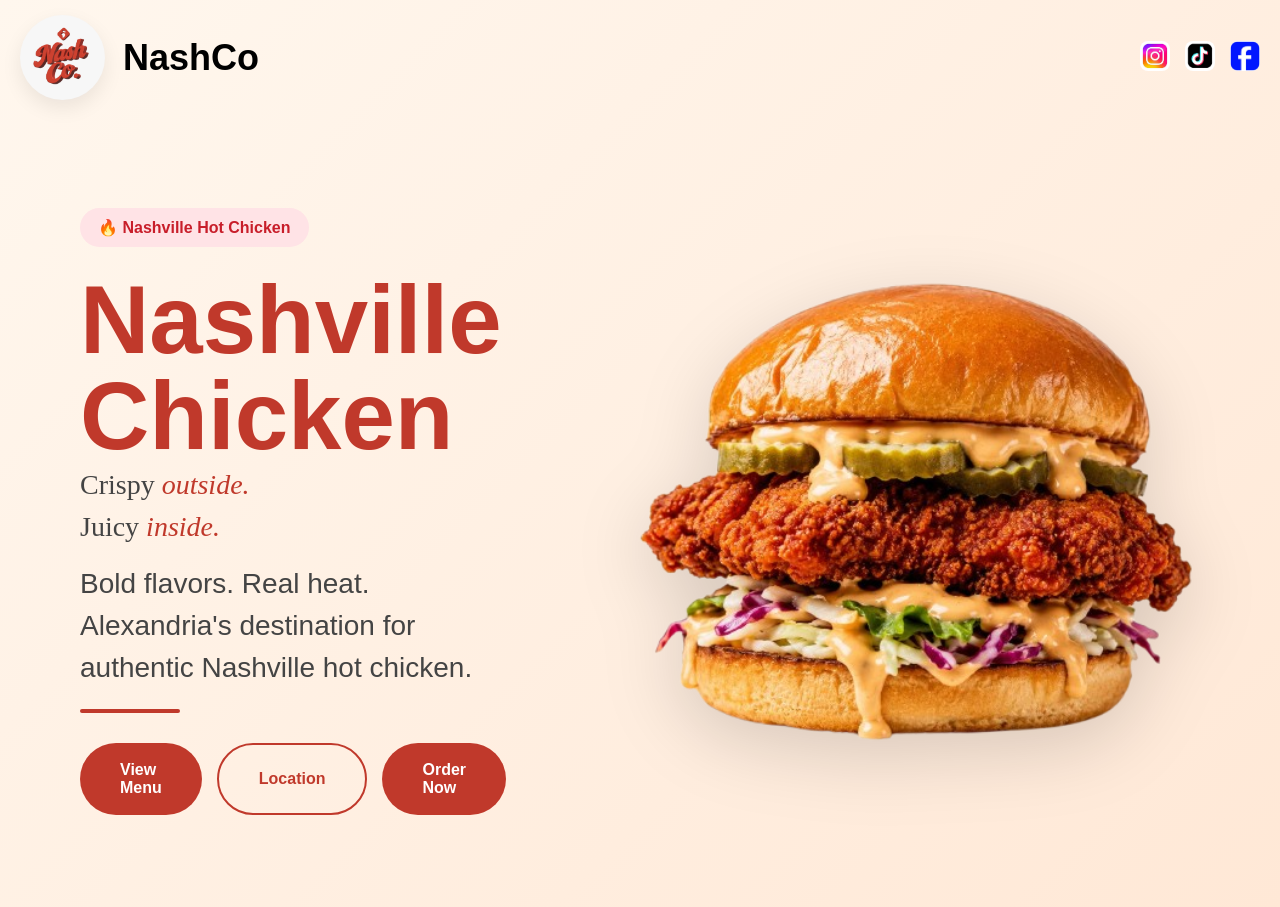
<file: index.html>
<!DOCTYPE html>

<html lang="en">
<head>
    <meta charset="UTF-8">
    <meta name="viewport" content="width=device-width, initial-scale=1.0">
    <title>NashCo</title>
    <link rel="stylesheet" href="style.css">
</head>
<body>

<nav>
    <div class="logo-container">
        <img src="images/logo.jpeg" class="logo" alt="NashCo Logo">
        <h2>NashCo</h2>
    </div>

    <div class="nav-social">
        <a href="https://www.instagram.com/nashco__" target="_blank">
            <img src="images/instagram.jpeg" class="social-icon" alt="Instagram">
        </a>

        <a href="https://www.tiktok.com/@nashco__?_r=1&_t=ZS-97UAcniSgsC" target="_blank">
            <img src="images/tiktok.jpeg" class="social-icon" alt="TikTok">
        </a>

        <a href="https://www.facebook.com/profile.php?id=61587041384588&mibextid=wwXIfr" target="_blank">
            <img src="images/facebook.jpeg" class="social-icon" alt="Facebook">
        </a>
    </div>
</nav>

<section class="hero">


<div class="hero-text">

    <span class="badge">🔥 Nashville Hot Chicken</span>

    <h1>
        Nashville <br>
        Chicken
    </h1>

    <p class="hero-tagline">
        Crispy <span class="italic">outside.</span><br>
        Juicy <span class="italic">inside.</span>
    </p>

    <p class="sub-text">
        Bold flavors. Real heat.<br>
        Alexandria's destination for authentic Nashville hot chicken.
    </p>

    <div class="hero-buttons">

        <a href="menu.html" class="btn-primary">
            View Menu
        </a>

        <a href="https://maps.app.goo.gl/pdqybmRxnwnoYEx39?g_st=iw"
           target="_blank"
           class="btn-secondary">
            Location
        </a>

        <a href="#"
           class="btn-primary"
           onclick="showNumbers(); return false;">
            Order Now
        </a>

    </div>

    <div id="orderNumbers"
         style="display:none;"
         class="order-numbers">

        <p>📞 01287729518</p>
        <p>📞 01020082006</p>

    </div>

</div>

<div class="hero-image">
    <img src="images/sandwich-removebg-preview.png"
         alt="Chicken Sandwich">
</div>


</section>

<script src="script.js"></script>

</body>
</html>
</file>
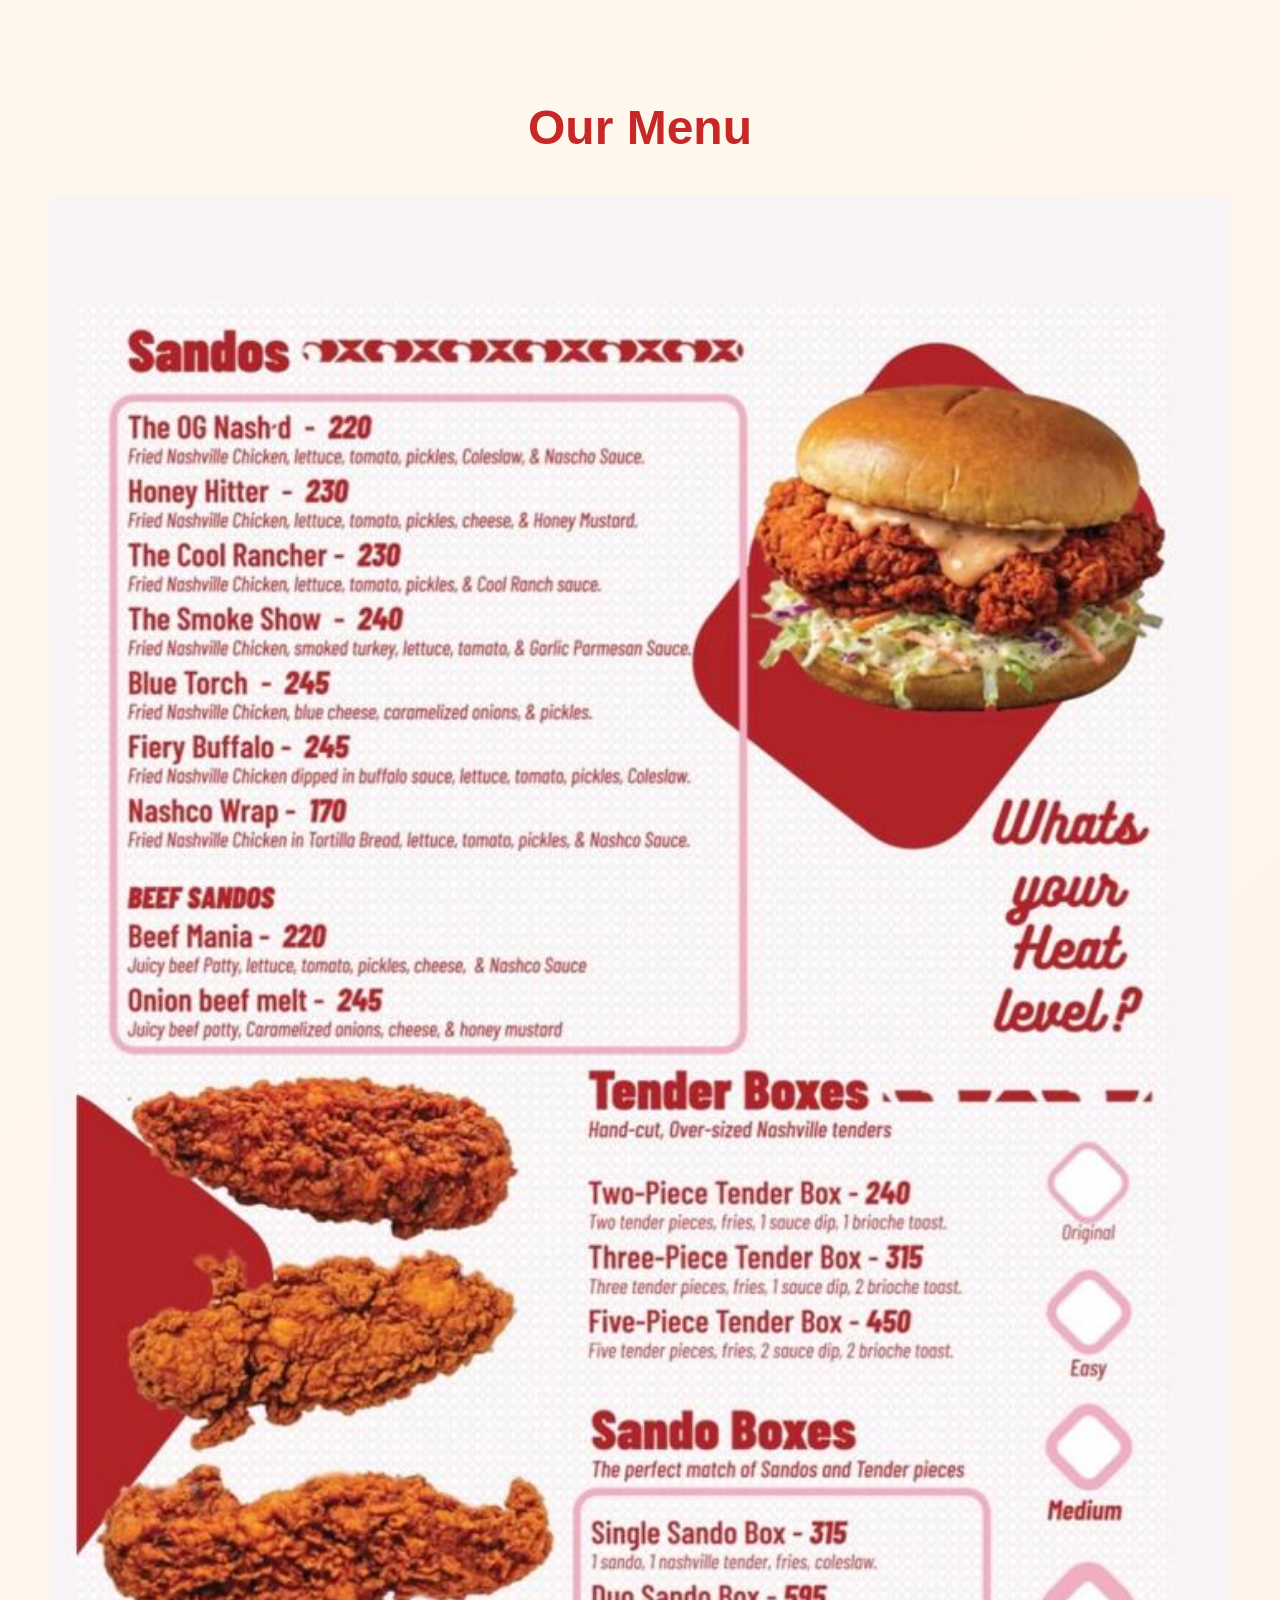
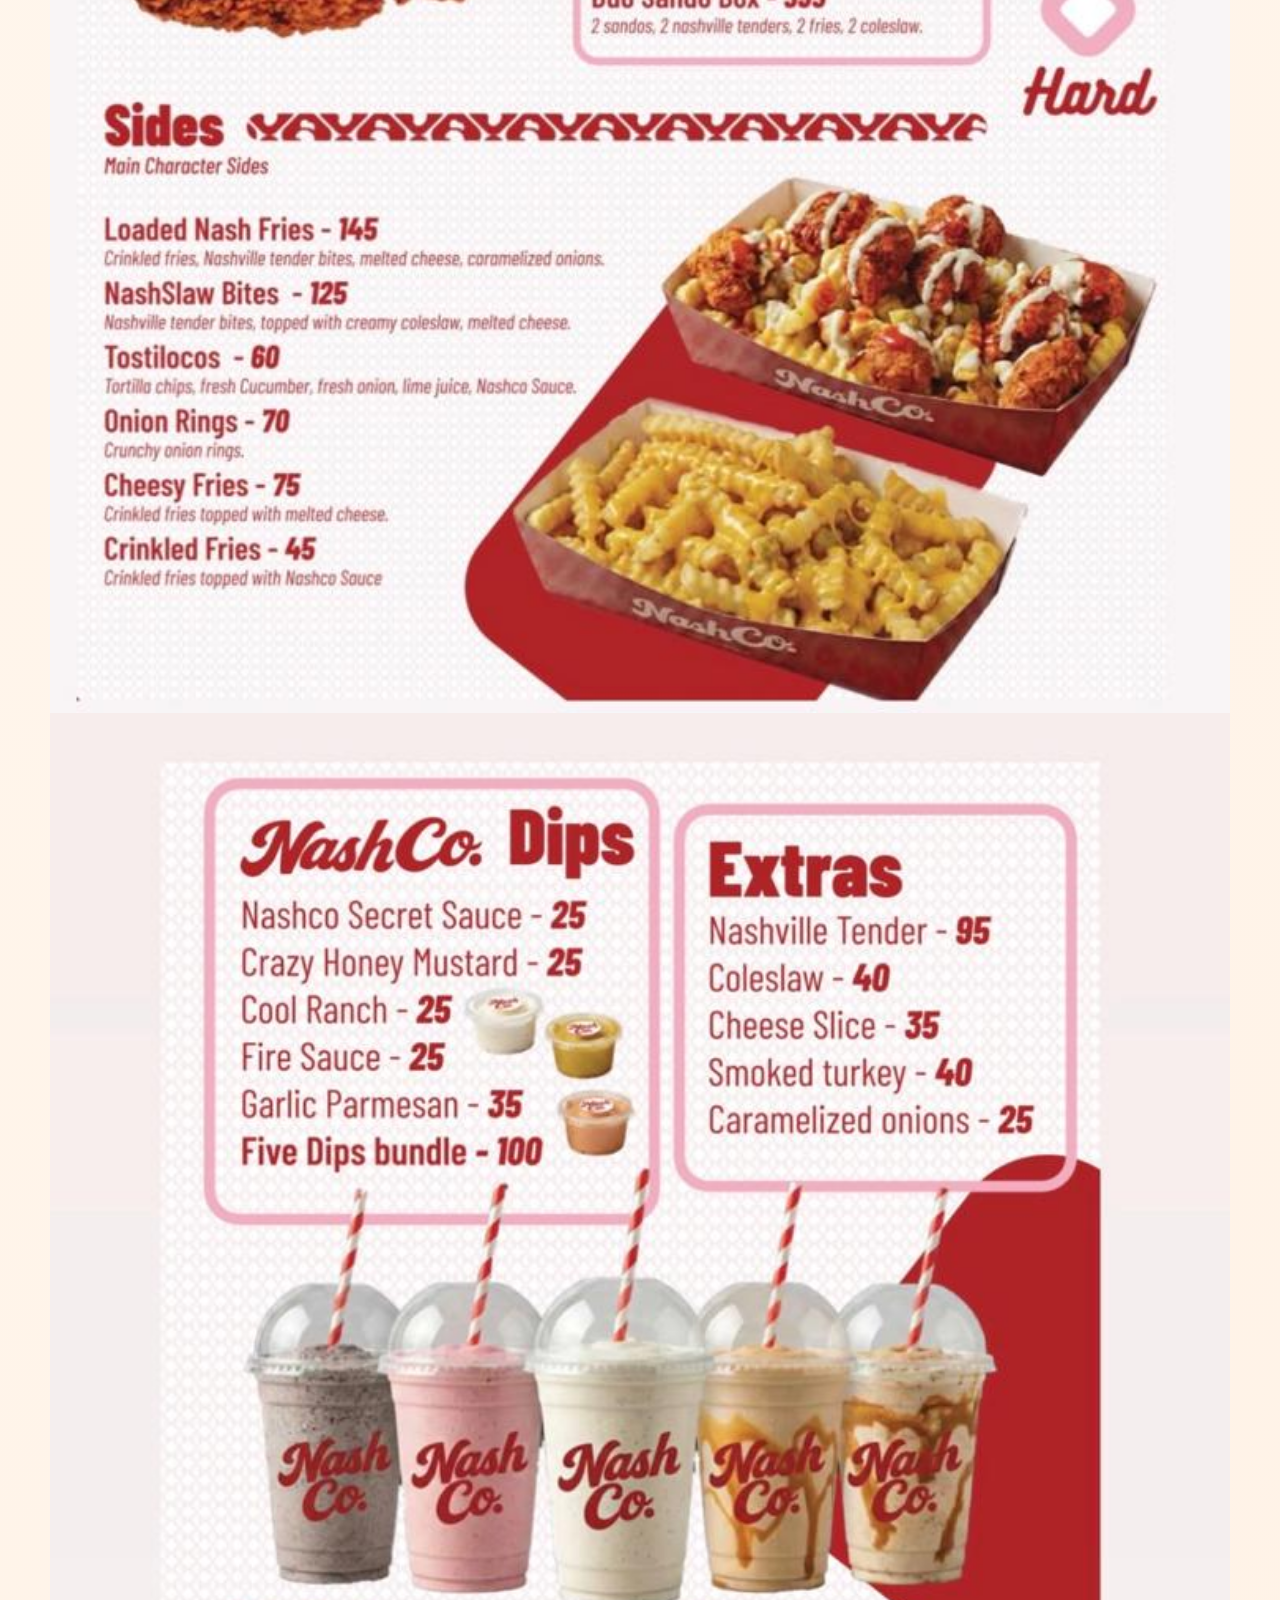
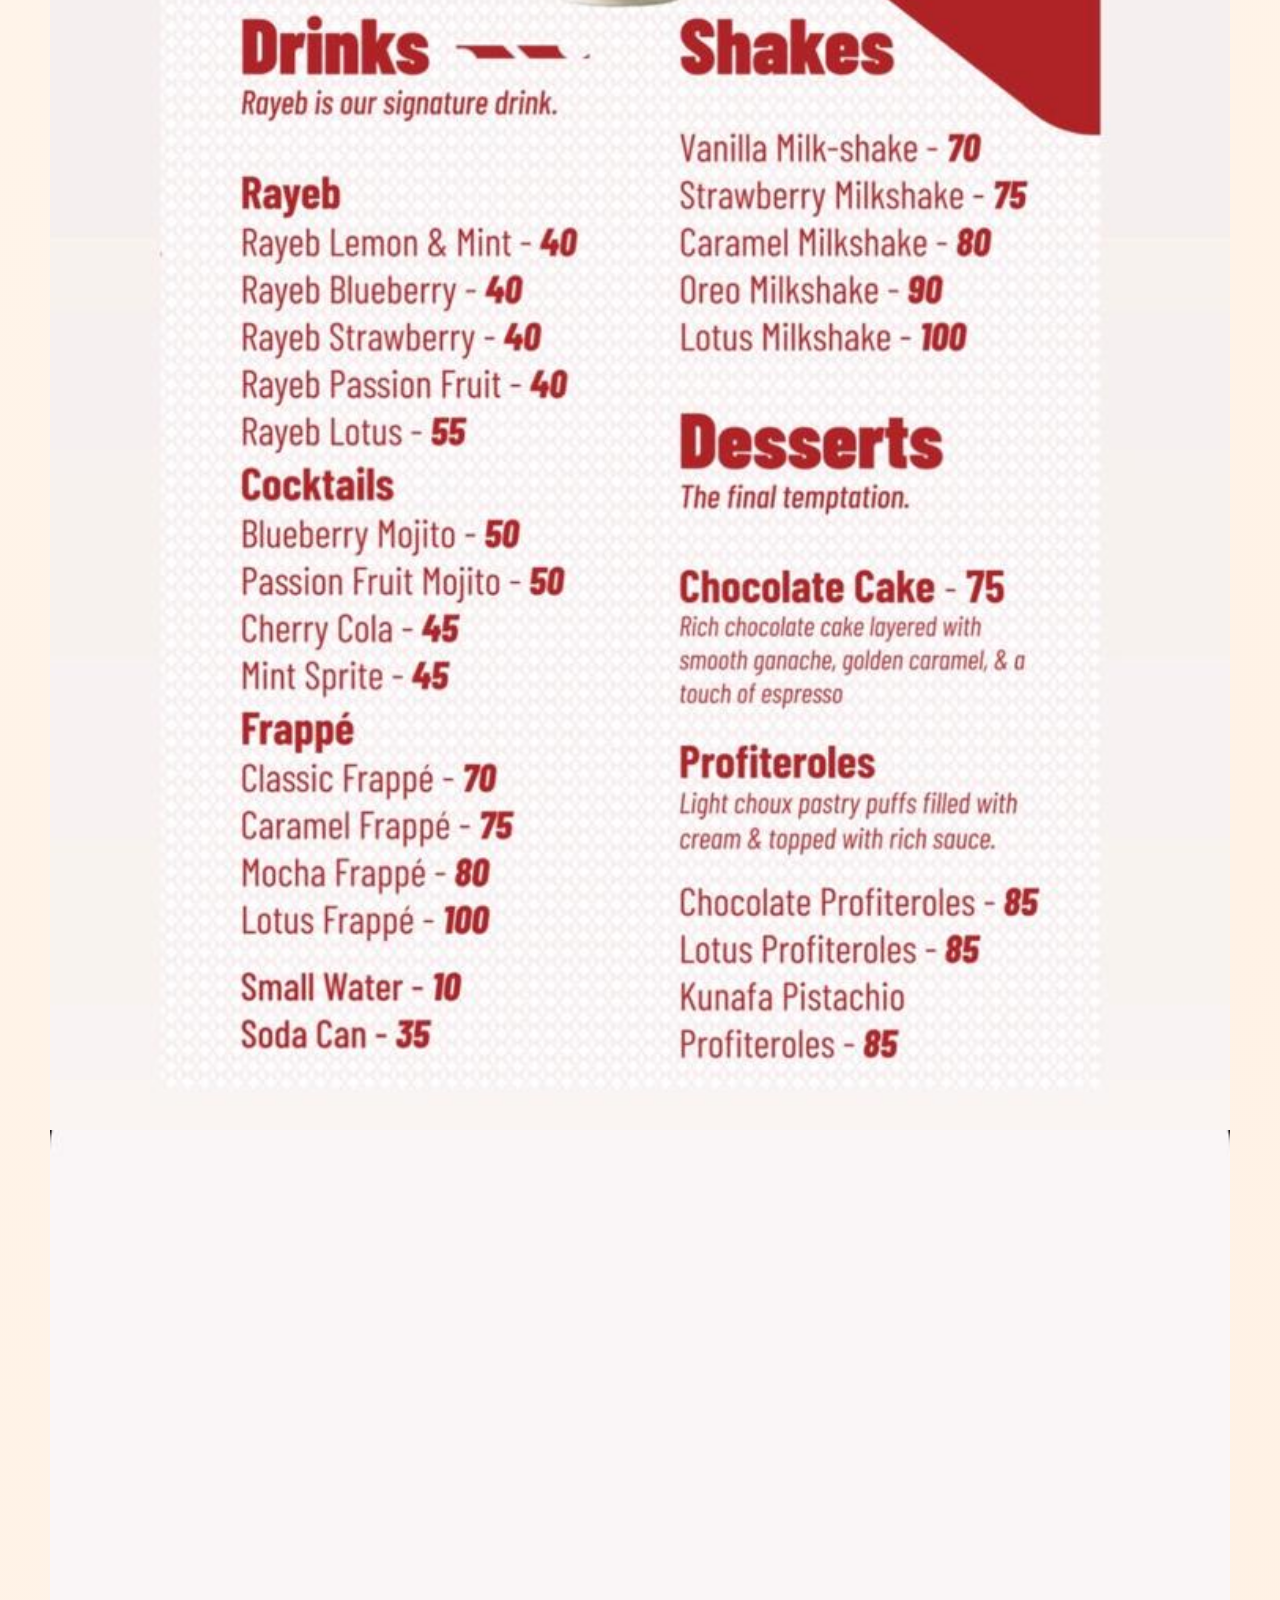
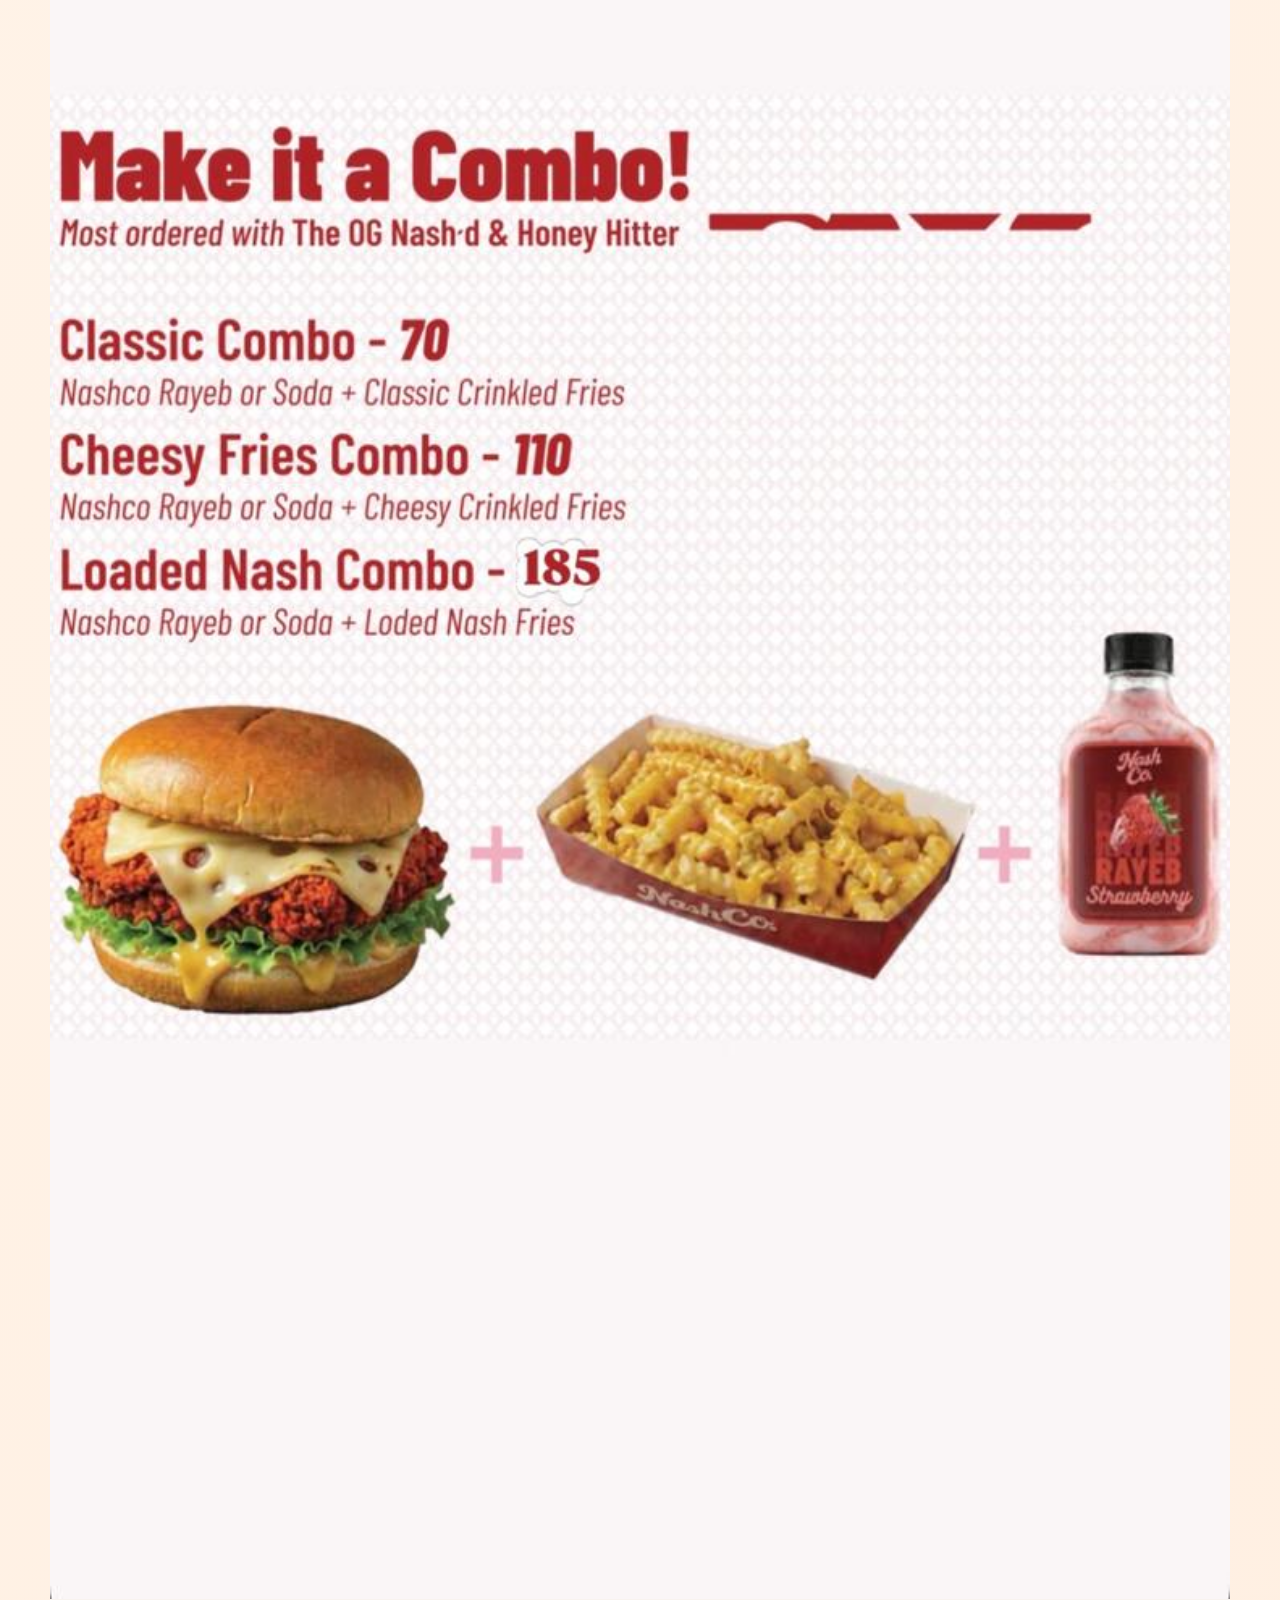
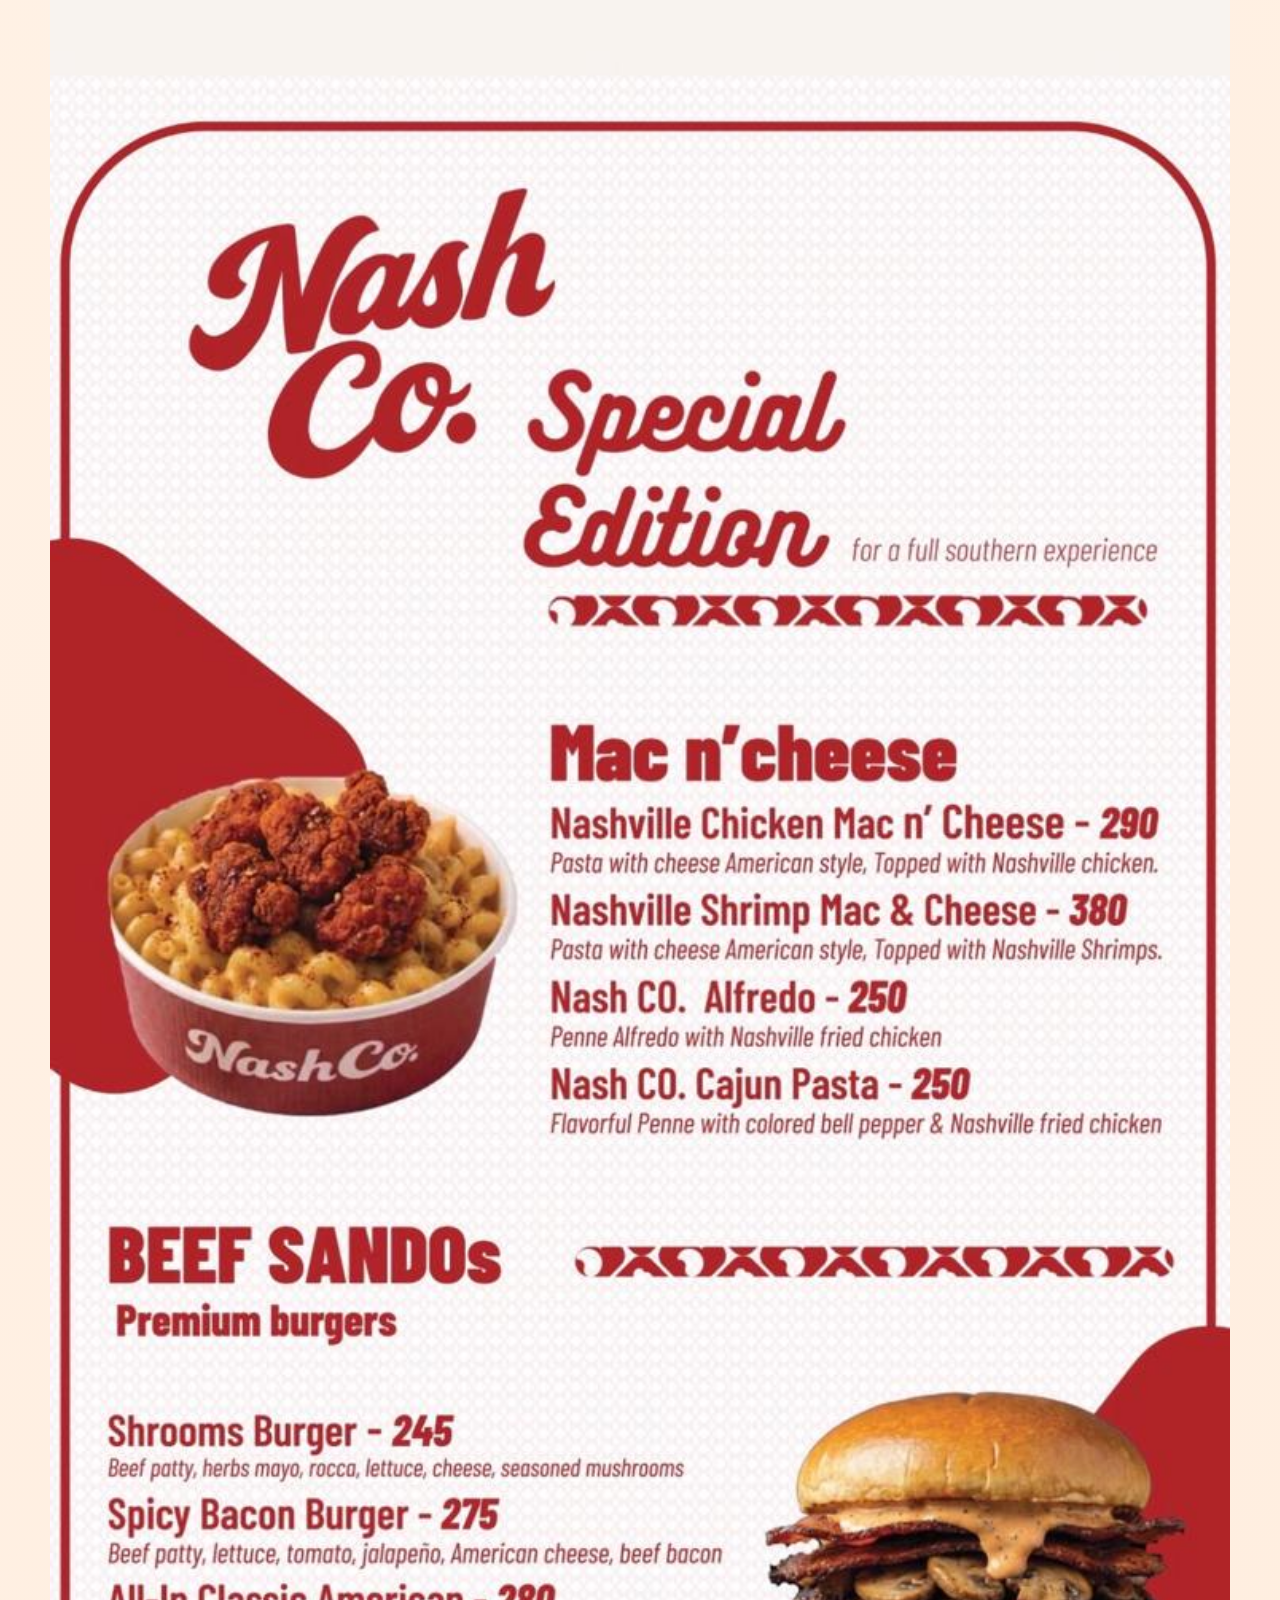
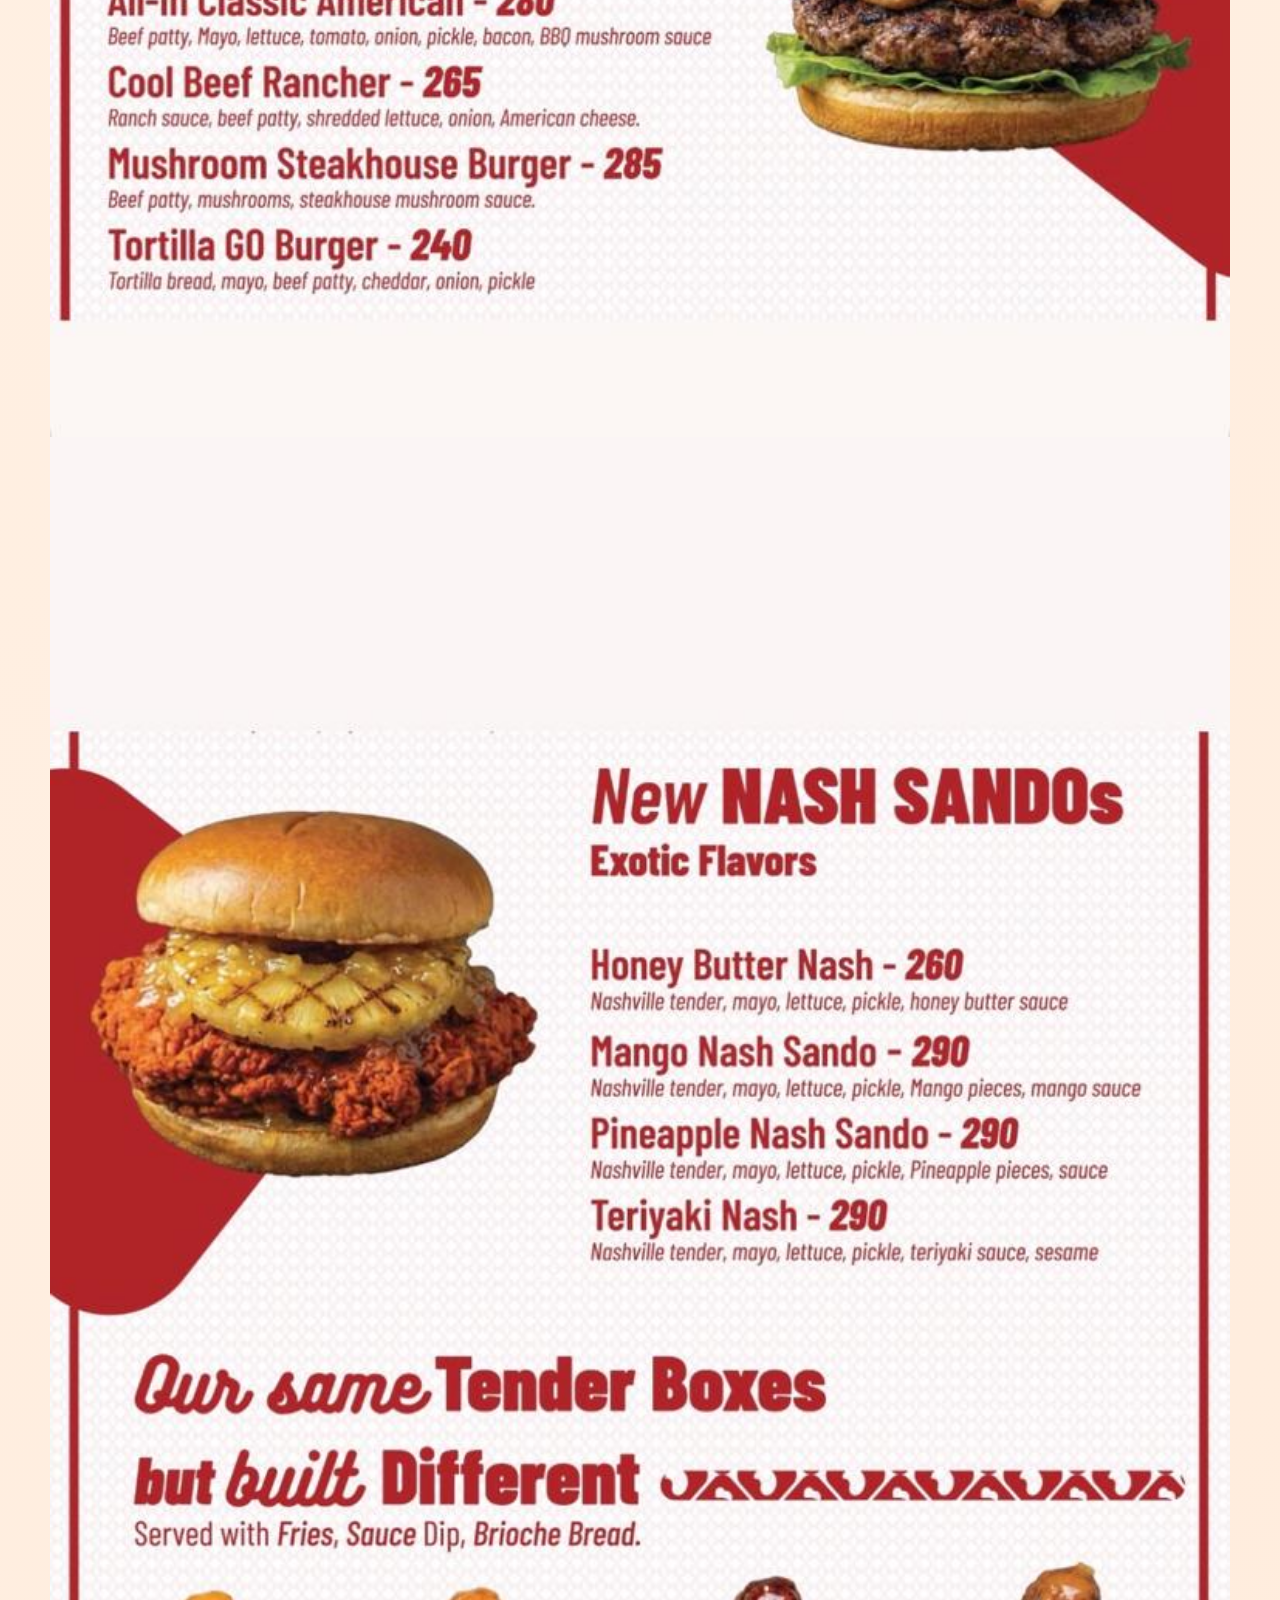
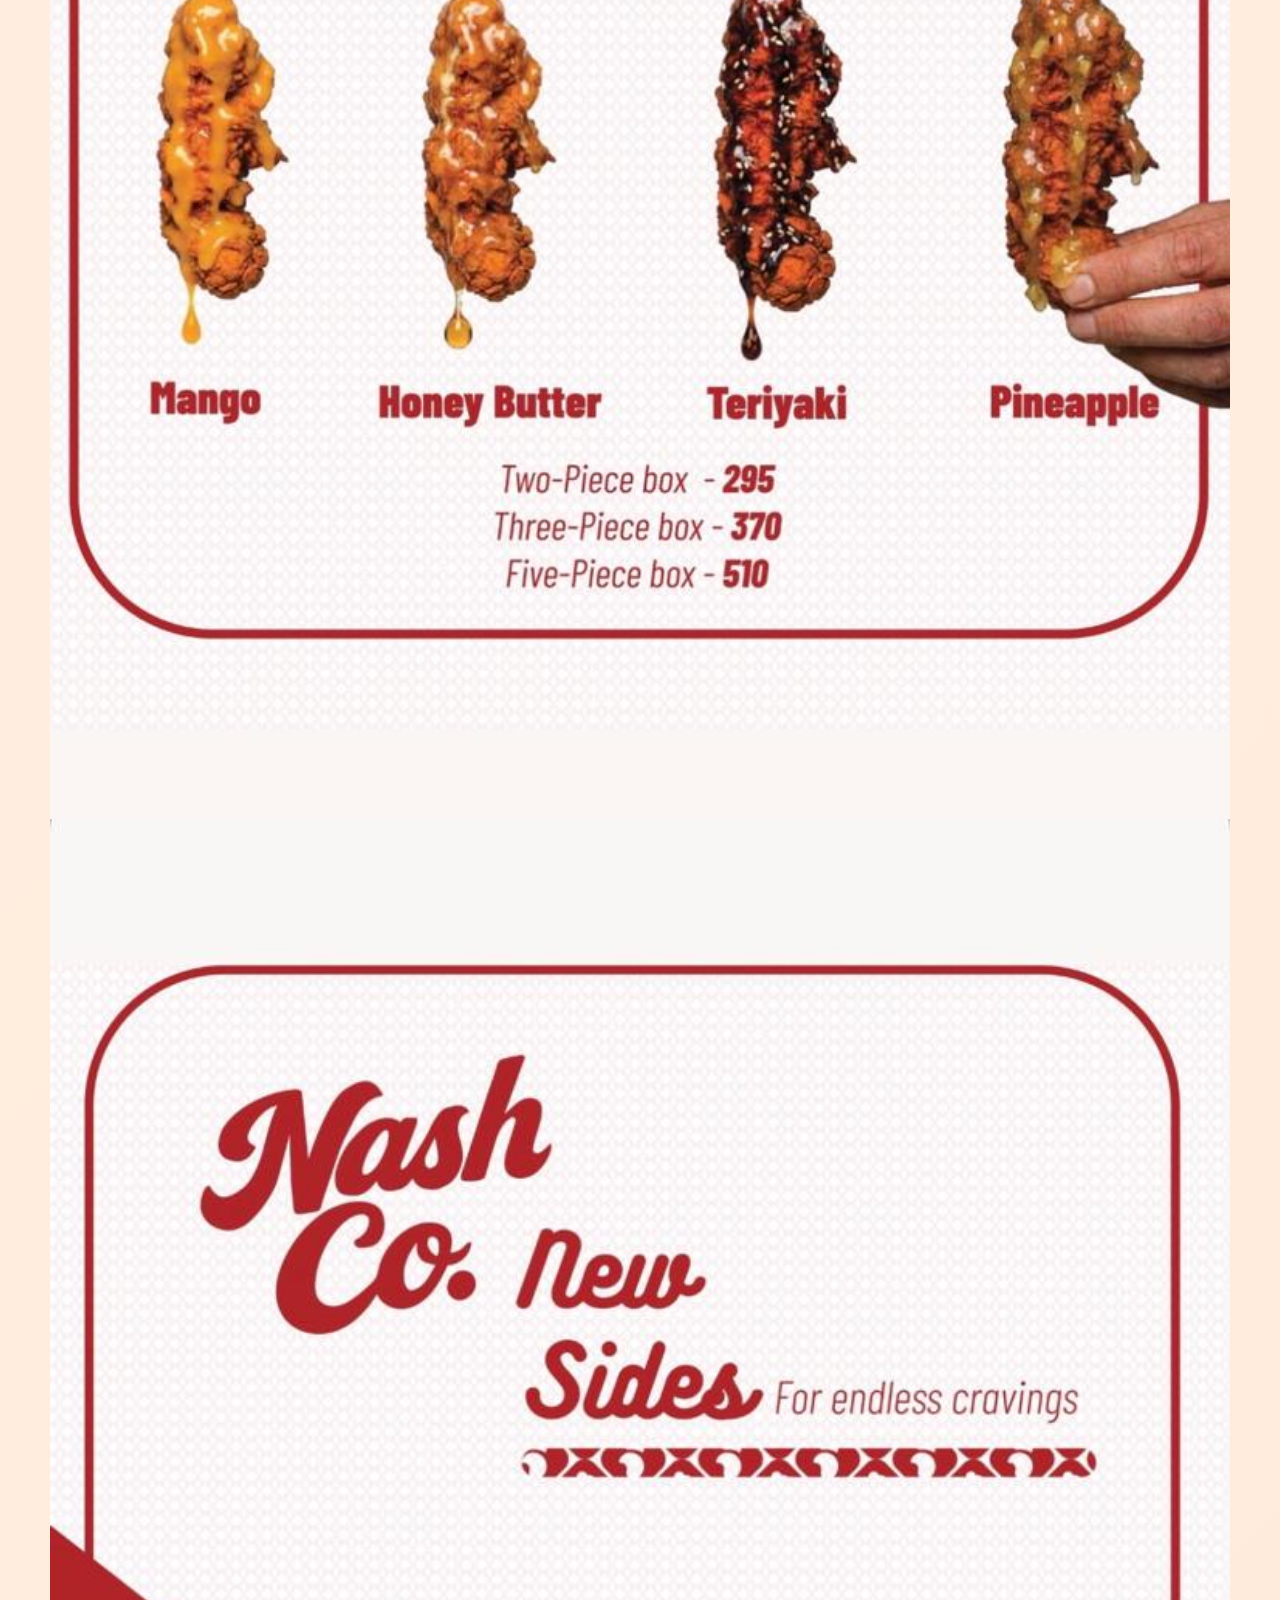
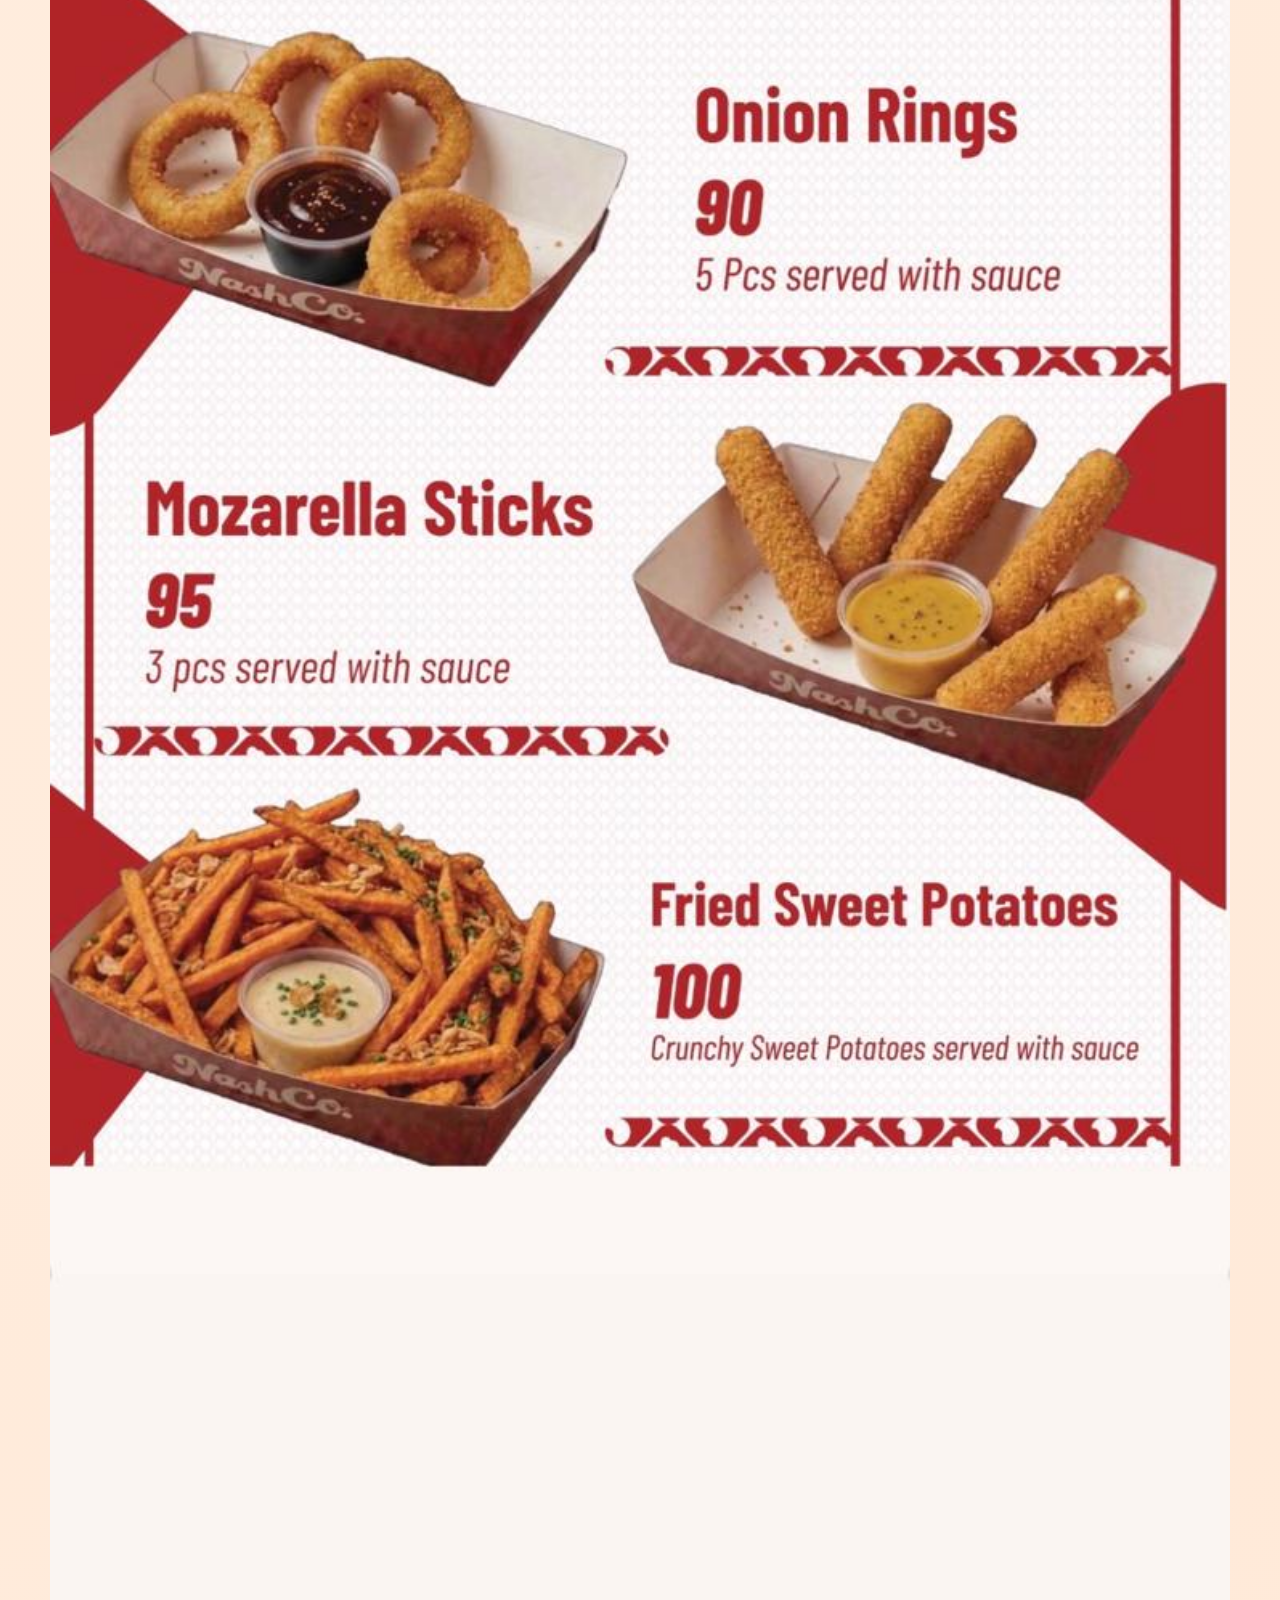
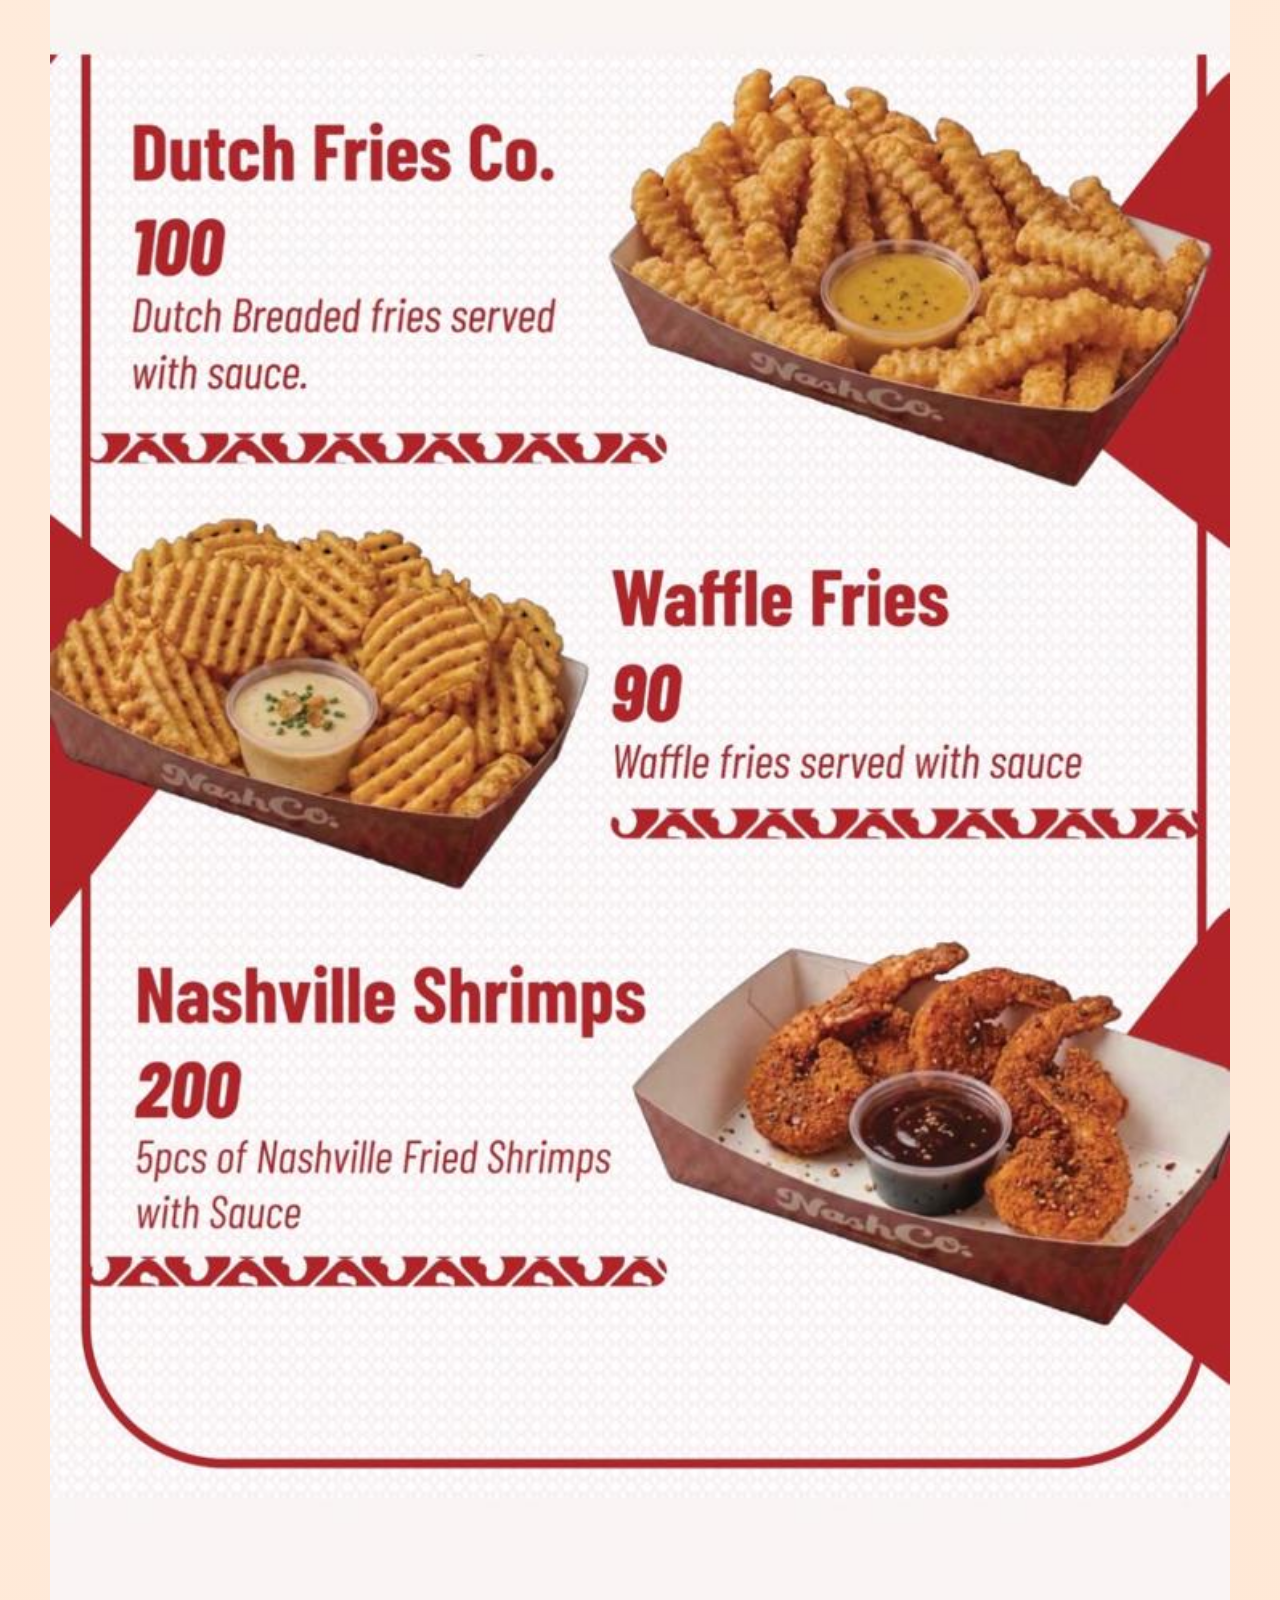
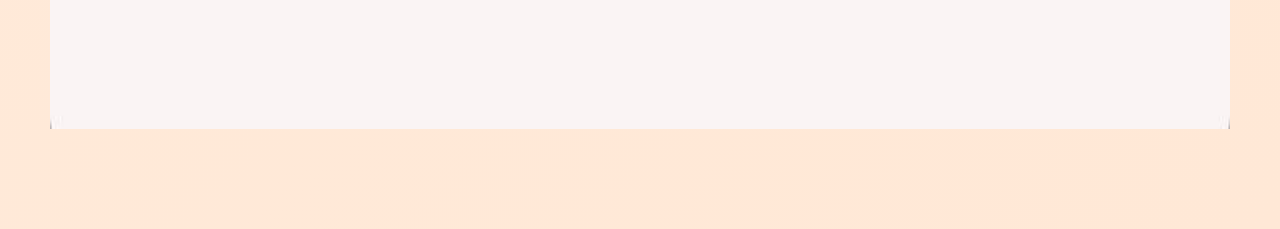
<file: menu.html>
<head>
<link rel="stylesheet" href="style.css">
</head>
<body>

    <!-- Navbar -->
    

    <!-- PASTE THE MENU SECTION HERE -->
    <section id="menu" class="menu-section">

        <h2>Our Menu</h2>

        <div class="menu-gallery">

            <img src="images/menu1.jpeg">
            <img src="images/menu2.jpeg">
            <img src="images/menu3.jpeg">
            <img src="images/menu4.jpeg">
            <img src="images/menu5.jpeg">
            <img src="images/menu6.jpeg">
            <img src="images/menu7.jpeg">

        </div>

    </section>

</body>
</html>
</file>
<file: style.css>
*{
    margin:0;
    padding:0;
    box-sizing:border-box;
}

html{
    scroll-behavior:smooth;
}

body{
    font-family: Arial, sans-serif;

    background: linear-gradient(
        135deg,
        #fff7ee,
        #ffe8d6
    );

    overflow-x: hidden;
}

/* NAVBAR */

nav{
display:flex;
justify-content:space-between;
align-items:center;
padding:15px 20px;
}

.logo-container{
display:flex;
align-items:center;
gap:10px;
}

.logo{
width:60px;
height:60px;
}

.logo-container h2{
font-size:28px;
}

.nav-social{
display:flex;
align-items:center;
gap:10px;
}

.social-icon{
width:28px;
height:28px;
}

.nav-social{
    display:flex;
    align-items:center;
    gap:15px;
}

.social-icon{
    width:30px;
    height:30px;
    border-radius:8px;
    transition:0.3s;
}

.social-icon:hover{
    transform:scale(1.1);
}

.logo-container{
    display:flex;
    align-items:center;
    gap:18px;
}

.logo{
    width:85px;
    height:85px;

    object-fit:cover;

    border-radius:50%;

    background:white;

    box-shadow:
    0 8px 20px rgba(0,0,0,.08);
}

.logo-container h2{
    font-size:36px;
    font-weight:700;
}

ul{
    display:flex;
    list-style:none;
    gap:50px;
}

ul a{
    text-decoration:none;
    color:#222;
    font-size:20px;
    font-weight:500;
}

/* HERO */
.hero-image img{
    filter: drop-shadow(0 20px 35px rgba(0,0,0,0.15));
}
.hero{
    display:flex;
    justify-content:space-between;
    align-items:center;

    min-height:88vh;

    padding:0 90px;
}

.hero-text{
    max-width:550px;
}

.badge{
    background:#ffe3e6;

    color:#c81e2a;

    padding:10px 18px;

    border-radius:50px;

    font-weight:bold;

    display:inline-block;

    margin-bottom:25px;
}

.hero h1{
    font-size:96px;
    color:#c0392b;
    line-height:1
}

.hero p{
    color:#444;
    font-size:28px;
    line-height:1.5;
}

.hero-buttons{
    display:flex;
    gap:15px;
}

.btn-primary{
    background:#c0392b;
    color:white;

    padding:18px 40px;

    border-radius:999px;

    text-decoration:none;

    font-weight:bold;

    transition:0.3s;
}

.btn-primary:hover{
    background:#a52a2a;
    transform:translateY(-3px);
}

.btn-secondary{
    border:2px solid #c0392b;

    color:#c0392b;

    padding:18px 40px;
    display: flex;
    justify-content: center;
    align-items: center;

    border-radius:999px;

    text-decoration:none;

    font-weight:bold;

    transition:0.3s;
}

.btn-secondary:hover{
    background:#c0392b;
    color:white;
}

/* BURGER */
.hero{
    display:flex;
    justify-content:space-between;
    align-items:center;

    padding:80px;
}
.hero-image img{
    width:700px;

    transition:0.5s;
}

.hero-image img:hover{
    transform:scale(1.05);
}
.hero-tagline{
    font-size:42px;
    line-height:1.2;
    color:#222;
    margin-bottom:15px;
    font-family:Georgia, serif;
}

.italic{
    color:#c0392b;
    font-style:italic;
}

.sub-text{
    font-size:22px;
    color:#555;
    line-height:1.6;
    margin-bottom:30px;
    max-width:500px;
}

.order-numbers{
margin-top:15px;
text-align:center;
font-size:20px;
font-weight:bold;
color:#c0392b;
}


.order-numbers p{
    margin:8px 0;
}
.menu-section{
    padding:100px 50px;
    text-align:center;
}

.menu-section h2{
    font-size:48px;
    color:#c62828;
    margin-bottom:40px;
}

.menu-gallery{
   width: 100%;
}

.menu-gallery img{
    width:100%;
    height: auto;
    display:block;
    margin: 0;
}
#orderNumbers{
    margin-top:20px;
    font-size:22px;
    font-weight:bold;
    color:#c81e2a;
}
#orderNumbers p{
    margin: 10px 0;
    font-size: 20px;
    font-weight: bold;
}

#orderNumbers a{
    color: #c0392b;
    text-decoration: none;
}
.sub-text::after{
    content:"";
    display:block;
    width:100px;
    height:4px;
    background:#c0392b;
    border-radius:20px;
    margin-top:20px;
}

@media (max-width: 768px){

    nav{
        display:flex;
        justify-content:space-between;
        align-items:center;
        padding:15px 20px;
    }

    .logo-container{
        display:flex;
        align-items:center;
        gap:10px;
    }

    .logo{
        width:60px;
        height:60px;
    }

    .logo-container h2{
        font-size:28px;
    }

    .nav-social{
        display:flex;
        align-items:center;
        gap:10px;
    }

    .social-icon{
        width:28px;
        height:28px;
    }

    ul{
        gap:15px;
        flex-wrap:wrap;
        justify-content:center;
    }

    ul a{
        font-size:16px;
    }

    ul li{
        list-style:none;
    }

    ul a:hover{
        color:#c0392b;
        transition:0.3s;
    }

    .hero{
        flex-direction:column;
        text-align:center;
        padding:30px 20px;
        gap:20px;
    }

    .hero-text{
        width:100%;
    }

    .hero h1{
        font-size:60px;
    }

    .hero-tagline{
        font-size:28px;
    }

    .sub-text{
        font-size:18px;
        max-width:100%;
    }

    .hero-image{
        width:100%;
        display:flex;
        justify-content:center;
        align-items:center;
    }

    .hero-image img{
    width:75%;
    max-width:320px;
    height:auto;
    display:block;
    margin:20px auto 0;
    transform:translateX(-30px);
}

    .hero-buttons{
        display:flex;
        flex-direction:column;
        align-items:center;
        gap:15px;
    }

    .btn-primary,
    .btn-secondary{
        width:220px;
        justify-content:center;
    }

    .order-numbers{
        position:static;
        text-align:center;
        margin-top:15px;
        font-size:18px;
    }
}
</file>
